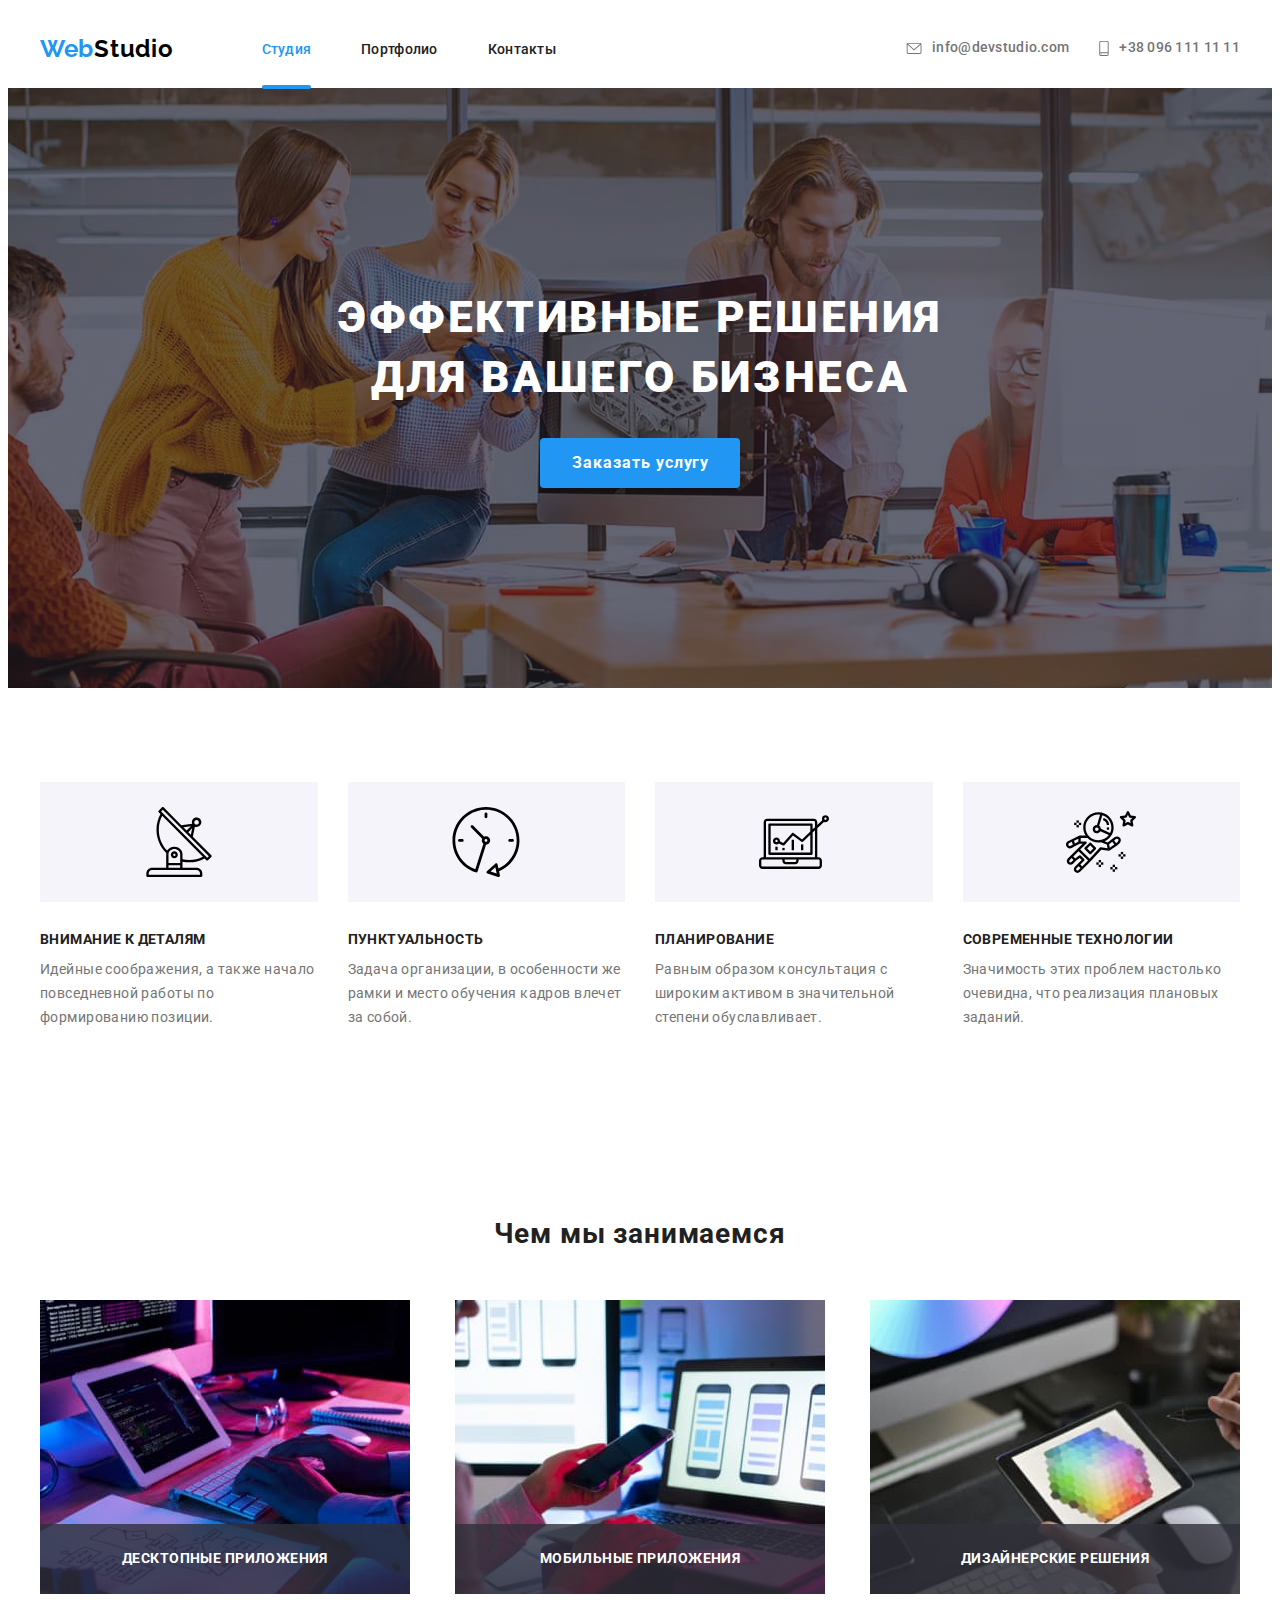
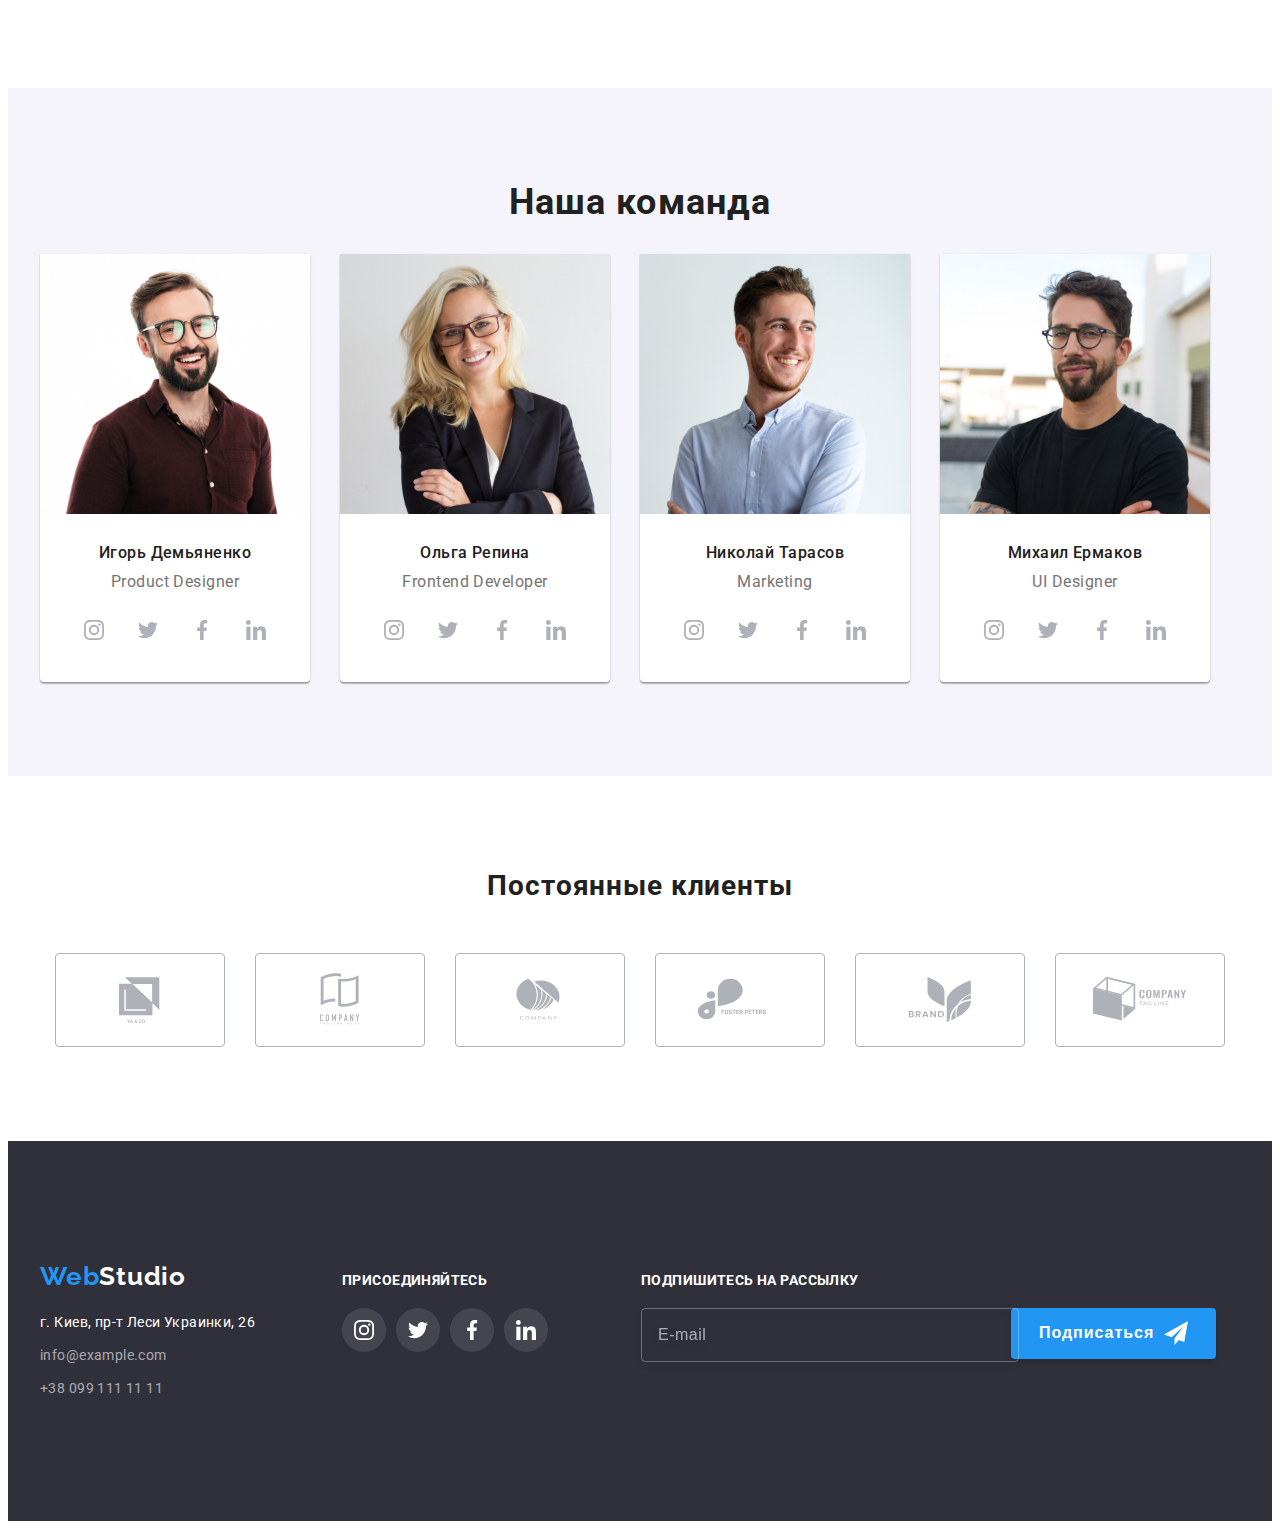
<file: index.html>
<!DOCTYPE html>
<html lang="en">
  <head>
    <meta charset="UTF-8" />
    <meta http-equiv="X-UA-Compatible" content="IE=edge" />
    <meta name="viewport" content="width=device-width, initial-scale=1.0" />
    <title>WebStudio</title>
    <link
      rel="stylesheet"
      href="https://cdnjs.cloudflare.com/ajax/libs/modern-normalize/1.1.0/modern-normalize.min.css"
      integrity="sha512-wpPYUAdjBVSE4KJnH1VR1HeZfpl1ub8YT/NKx4PuQ5NmX2tKuGu6U/JRp5y+Y8XG2tV+wKQpNHVUX03MfMFn9Q=="
      crossorigin="anonymous"
      referrerpolicy="no-referrer"
    />
    <link rel="preconnect" href="https://fonts.googleapis.com" />
    <link rel="preconnect" href="https://fonts.gstatic.com" crossorigin />
    <link rel="stylesheet" href="./css/main.css" />
    <link
      href="https://fonts.googleapis.com/css2?family=Raleway:wght@700&family=Roboto:wght@400;500;700;900&display=swap"
      rel="stylesheet"
    />
  </head>
  <body>
    <header class="header">
      <div class="container">
        <div class="logo">
          <a href="./index.html" class="link header__logo-link">
            <span class="header__logo">
              Web<span class="header__logo-studio">Studio</span>
            </span>
          </a>
        </div>
        <nav class="nav">
          <ul class="nav-list list">
            <li class="nav-list__item">
              <a href="./index.html" class="nav-list__link link active"
                >Студия</a
              >
            </li>
            <li class="nav-list__item">
              <a href="./portfolio.html" class="nav-list__link link"
                >Портфолио</a
              >
            </li>
            <li class="nav-list__item">
              <a href="" class="nav-list__link link">Контакты</a>
            </li>
          </ul>
        </nav>
        <ul class="contact list">
          <li class="contact__item">
            <a href="mailto:info@devstudio.com" class="contact__link link">
              <svg class="contact__icon" width="16px" height="12px">
                <use
                  href="./images/icons.svg/symbol-defs2.svg#icon-envelope-hover"
                ></use></svg
              >info@devstudio.com
            </a>
          </li>
          <li class="contact__item">
            <a href="tel:+380961111111" class="contact__link link">
              <svg class="contact__icon" width="10px" height="16px">
                <use
                  href="./images/icons.svg/symbol-defs2.svg#icon-smartphone"
                ></use></svg
              >+38 096 111 11 11
            </a>
          </li>
        </ul>
        <button type="button" class="menu-btn button">
          <svg class="menu-btn__icon" width="40px" height="40px">
            <use
              href="./images/icons.svg/symbol-defs.svg#icon-menu_button"
            ></use>
          </svg>
        </button>
      </div>
      <div class="mob-menu is-hidden">
        <div class="container">
          <div class="mob-menu-top">
            <button type="button" class="mob-menu__button-close button">
              <svg class="mob-menu__icon-close" width="40px" height="40px">
                <use
                  href="./images/icons.svg/symbol-defs.svg#icon-close-mob-menu"
                ></use>
              </svg>
            </button>
            <ul class="mob-menu-list list">
              <li class="mob-menu-list__item">
                <a href="./index.html" class="mob-menu-list__link link active"
                  >Студия</a
                >
              </li>
              <li class="mob-menu-list__item">
                <a href="./portfolio.html" class="mob-menu-list__link link"
                  >Портфолио</a
                >
              </li>
              <li class="mob-menu-list__item">
                <a href="" class="mob-menu-list__link link">Контакты</a>
              </li>
            </ul>
          </div>
          <div class="mob-menu-bottom">
            <ul class="mob-menu-contact list">
              <li class="mob-menu-contact__item">
                <a
                  href="tel:+380961111111"
                  class="mob-menu-contact__link-tel link"
                  >+38 096 111 11 11
                </a>
              </li>
              <li class="mob-menu-contact__item">
                <a
                  href="mailto:info@devstudio.com"
                  class="mob-menu-contact__link link"
                  >info@devstudio.com
                </a>
              </li>
            </ul>
            <ul class="mob-menu-soc list">
              <li class="mob-menu-soc__item">
                <a href="" class="mob-menu-soc__link link">Instagram</a>
              </li>
              <li class="mob-menu-soc__item">
                <a href="" class="mob-menu-soc__link link">Twitter</a>
              </li>
              <li class="mob-menu-soc__item">
                <a href="" class="mob-menu-soc__link link">Facebook</a>
              </li>
              <li class="mob-menu-soc__item">
                <a href="" class="mob-menu-soc__link link">LinkedIn</a>
              </li>
            </ul>
          </div>
        </div>
      </div>
    </header>
    <main>
      <!-- section 1 -->
      <section class="hero section">
        <div class="container">
          <div class="hero__content">
            <h1 class="hero__title">
              Эффективные решения<br />
              для вашего бизнеса
            </h1>
            <button type="button" class="hero__btn" data-modal-open>
              Заказать услугу
            </button>
          </div>
        </div>
      </section>
      <!-- section 2 -->
      <section class="about section">
        <div class="container">
          <ul class="about-list list">
            <li class="about-list__item">
              <div class="about-list__icons">
                <svg class="about-list__icon" width="70px" height="70px">
                  <use
                    href="./images/icons.svg/symbol-defs1.svg#icon-antenna-1"
                  ></use>
                </svg>
              </div>
              <h3 class="about-list__title">Внимание к деталям</h3>
              <p class="about-list__after-title">
                Идейные соображения, а также начало повседневной работы по
                формированию позиции.
              </p>
            </li>
            <li class="about-list__item">
              <div class="about-list__icons">
                <svg class="about-list__icon" width="70px" height="70px">
                  <use
                    href="./images/icons.svg/symbol-defs1.svg#icon-clock-1"
                  ></use>
                </svg>
              </div>
              <h3 class="about-list__title">Пунктуальность</h3>
              <p class="about-list__after-title">
                Задача организации, в особенности же рамки и место обучения
                кадров влечет за собой.
              </p>
            </li>
            <li class="about-list__item">
              <div class="about-list__icons">
                <svg class="about-list__icon" width="70px" height="70px">
                  <use
                    href="./images/icons.svg/symbol-defs1.svg#icon-diagram-1"
                  ></use>
                </svg>
              </div>
              <h3 class="about-list__title">Планирование</h3>
              <p class="about-list__after-title">
                Равным образом консультация с широким активом в значительной
                степени обуславливает.
              </p>
            </li>
            <li class="about-list__item">
              <div class="about-list__icons">
                <svg class="about-list__icon" width="70px" height="70px">
                  <use
                    href="./images/icons.svg/symbol-defs1.svg#icon-astronaut-1"
                  ></use>
                </svg>
              </div>
              <h3 class="about-list__title">Современные технологии</h3>
              <p class="about-list__after-title">
                Значимость этих проблем настолько очевидна, что реализация
                плановых заданий.
              </p>
            </li>
          </ul>
        </div>
      </section>
      <!-- section 3 -->
      <section class="work section">
        <div class="container">
          <h2 class="work__title">Чем мы занимаемся</h2>
          <ul class="work-list list">
            <li class="work-list__item">
              <img
                srcset="
                  ./images/section3-img01.jpg    1x,
                  ./images/section3-img01-2x.jpg 2x
                "
                src="./images/section3-img01.jpg"
                alt="человек печатает на клавиатуре"
                width="370"
                height="294"
              />
              <h3 class="work-list__cover-text">Десктопные приложения</h3>
            </li>
            <li class="work-list__item">
              <img
                srcset="
                  ./images/section3-img2.jpg    1x,
                  ./images/section3-img2-2x.jpg 2x
                "
                src="./images/section3-img2.jpg"
                alt="телефон в руках перед ноутбуком"
                width="370"
                height="294"
              />
              <h3 class="work-list__cover-text">Мобильные приложения</h3>
            </li>
            <li class="work-list__item">
              <img
                srcset="
                  ./images/section3-img3.jpg    1x,
                  ./images/section3-img3-2x.jpg 2x
                "
                src="./images/section3-img3.jpg"
                alt="планшет в руках"
                width="370"
                height="294"
              />
              <h3 class="work-list__cover-text">Дизайнерские решения</h3>
            </li>
          </ul>
        </div>
      </section>
      <!-- section 4 -->
      <section class="team section">
        <div class="container">
          <div class="team-content">
            <h2 class="team__title">Наша команда</h2>
            <ul class="team-list list">
              <li class="team-list__item">
                <picture>
                  <source
                    srcset="
                      ./images/comand-img1.jpg    1x,
                      ./images/comand-img1-2x.jpg 2x
                    "
                    media="(min-width: 1200px)"
                  />
                  <source
                    srcset="
                      ./images/comand-img1-tab.jpg    1x,
                      ./images/comand-img1-tab-2x.jpg 2x
                    "
                    media="(min-width: 768px)"
                  />
                  <source
                    srcset="
                      ./images/comand-img1-mob.jpg    1x,
                      ./images/comand-img1-mob-2x.jpg 2x
                    "
                    media="(min-width: 320px)"
                  />
                  <img
                    class="team-list__image"
                    src="./images/comand-img1.jpg"
                    alt="Игорь Демьяненко"
                  />
                </picture>
                <span class="team-list__after-title">Игорь Демьяненко</span>
                <p class="team-list__text">Product Designer</p>
                <ul class="soc-list list">
                  <li class="soc-list__item">
                    <a href="" class="soc-list__link link">
                      <svg class="soc-list__icon" width="20" height="20">
                        <use
                          href="./images/icons.svg/symbol-defs.svg#icon-instagram-2"
                        ></use>
                      </svg>
                    </a>
                  </li>
                  <li class="soc-list__item">
                    <a href="" class="soc-list__link link">
                      <svg class="soc-list__icon" width="20" height="20">
                        <use
                          href="./images/icons.svg/symbol-defs.svg#icon-twitter-1"
                        ></use>
                      </svg>
                    </a>
                  </li>
                  <li class="soc-list__item">
                    <a href="" class="soc-list__link link">
                      <svg class="soc-list__icon" width="20" height="20">
                        <use
                          href="./images/icons.svg/symbol-defs.svg#icon-facebook-1"
                        ></use>
                      </svg>
                    </a>
                  </li>
                  <li class="soc-list__item">
                    <a href="" class="soc-list__link link">
                      <svg class="soc-list__icon" width="20" height="20">
                        <use
                          href="./images/icons.svg/symbol-defs.svg#icon-linkedin-1"
                        ></use>
                      </svg>
                    </a>
                  </li>
                </ul>
              </li>
              <li class="team-list__item">
                <picture>
                  <source
                    srcset="
                      ./images/comand-img2.jpg    1x,
                      ./images/comand-img2-2x.jpg 2x
                    "
                    media="(min-width: 1200px)"
                  />
                  <source
                    srcset="
                      ./images/comand-img2-tab.jpg    1x,
                      ./images/comand-img2-tab-2x.jpg 2x
                    "
                    media="(min-width: 768px)"
                  />
                  <source
                    srcset="
                      ./images/comand-img2-mob.jpg    1x,
                      ./images/comand-img2-mob-2x.jpg 2x
                    "
                    media="(min-width: 320px)"
                  />
                  <img
                    class="team-list__image"
                    src="./images/comand-img2.jpg"
                    alt="Ольга Репина"
                  />
                </picture>
                <span class="team-list__after-title">Ольга Репина</span>
                <p class="team-list__text">Frontend Developer</p>
                <ul class="soc-list list">
                  <li class="soc-list__item">
                    <a href="" class="soc-list__link link">
                      <svg class="soc-list__icon" width="20" height="20">
                        <use
                          href="./images/icons.svg/symbol-defs.svg#icon-instagram-2"
                        ></use>
                      </svg>
                    </a>
                  </li>
                  <li class="soc-list__item">
                    <a href="" class="soc-list__link link">
                      <svg class="soc-list__icon" width="20" height="20">
                        <use
                          href="./images/icons.svg/symbol-defs.svg#icon-twitter-1"
                        ></use>
                      </svg>
                    </a>
                  </li>
                  <li class="soc-list__item">
                    <a href="" class="soc-list__link link">
                      <svg class="soc-list__icon" width="20" height="20">
                        <use
                          href="./images/icons.svg/symbol-defs.svg#icon-facebook-1"
                        ></use>
                      </svg>
                    </a>
                  </li>
                  <li class="soc-list__item">
                    <a href="" class="soc-list__link link">
                      <svg class="soc-list__icon" width="20" height="20">
                        <use
                          href="./images/icons.svg/symbol-defs.svg#icon-linkedin-1"
                        ></use>
                      </svg>
                    </a>
                  </li>
                </ul>
              </li>
              <li class="team-list__item">
                <picture>
                  <source
                    srcset="
                      ./images/comand-img3.jpg    1x,
                      ./images/comand-img3-2x.jpg 2x
                    "
                    media="(min-width: 1200px)"
                  />
                  <source
                    srcset="
                      ./images/comand-img3-tab.jpg    1x,
                      ./images/comand-img3-tab-2x.jpg 2x
                    "
                    media="(min-width: 768px)"
                  />
                  <source
                    srcset="
                      ./images/comand-img3-mob.jpg    1x,
                      ./images/comand-img3-mob-2x.jpg 2x
                    "
                    media="(min-width: 320px)"
                  />
                  <img
                    class="team-list__image"
                    src="./images/comand-img3.jpg"
                    alt="Николай Тарасов"
                  />
                </picture>
                <span class="team-list__after-title">Николай Тарасов</span>
                <p class="team-list__text">Marketing</p>
                <ul class="soc-list list">
                  <li class="soc-list__item">
                    <a href="" class="soc-list__link link">
                      <svg class="soc-list__icon" width="20" height="20">
                        <use
                          href="./images/icons.svg/symbol-defs.svg#icon-instagram-2"
                        ></use>
                      </svg>
                    </a>
                  </li>
                  <li class="soc-list__item">
                    <a href="" class="soc-list__link link">
                      <svg class="soc-list__icon" width="20" height="20">
                        <use
                          href="./images/icons.svg/symbol-defs.svg#icon-twitter-1"
                        ></use>
                      </svg>
                    </a>
                  </li>
                  <li class="soc-list__item">
                    <a href="" class="soc-list__link link">
                      <svg class="soc-list__icon" width="20" height="20">
                        <use
                          href="./images/icons.svg/symbol-defs.svg#icon-facebook-1"
                        ></use>
                      </svg>
                    </a>
                  </li>
                  <li class="soc-list__item">
                    <a href="" class="soc-list__link link">
                      <svg class="soc-list__icon" width="20" height="20">
                        <use
                          href="./images/icons.svg/symbol-defs.svg#icon-linkedin-1"
                        ></use>
                      </svg>
                    </a>
                  </li>
                </ul>
              </li>
              <li class="team-list__item">
                <picture>
                  <source
                    srcset="
                      ./images/comand-img4.jpg    1x,
                      ./images/comand-img4-2x.jpg 2x
                    "
                    media="(min-width: 1200px)"
                  />
                  <source
                    srcset="
                      ./images/comand-img4-tab.jpg    1x,
                      ./images/comand-img4-tab-2x.jpg 2x
                    "
                    media="(min-width: 768px)"
                  />
                  <source
                    srcset="
                      ./images/comand-img4-mob.jpg    1x,
                      ./images/comand-img4-mob-2x.jpg 2x
                    "
                    media="(min-width: 320px)"
                  />
                  <img
                    class="team-list__image"
                    src="./images/comand-img4.jpg"
                    alt="Михаил Ермаков"
                  />
                </picture>
                <span class="team-list__after-title">Михаил Ермаков</span>
                <p class="team-list__text">UI Designer</p>
                <ul class="soc-list list">
                  <li class="soc-list__item">
                    <a href="" class="soc-list__link link">
                      <svg class="soc-list__icon" width="20" height="20">
                        <use
                          href="./images/icons.svg/symbol-defs.svg#icon-instagram-2"
                        ></use>
                      </svg>
                    </a>
                  </li>
                  <li class="soc-list__item">
                    <a href="" class="soc-list__link link">
                      <svg class="soc-list__icon" width="20" height="20">
                        <use
                          href="./images/icons.svg/symbol-defs.svg#icon-twitter-1"
                        ></use>
                      </svg>
                    </a>
                  </li>
                  <li class="soc-list__item">
                    <a href="" class="soc-list__link link">
                      <svg class="soc-list__icon" width="20" height="20">
                        <use
                          href="./images/icons.svg/symbol-defs.svg#icon-facebook-1"
                        ></use>
                      </svg>
                    </a>
                  </li>
                  <li class="soc-list__item">
                    <a href="" class="soc-list__link link">
                      <svg class="soc-list__icon" width="20" height="20">
                        <use
                          href="./images/icons.svg/symbol-defs.svg#icon-linkedin-1"
                        ></use>
                      </svg>
                    </a>
                  </li>
                </ul>
              </li>
            </ul>
          </div>
        </div>
      </section>
      <!-- -----Section 5----- -->
      <section class="clients section">
        <div class="container">
          <h2 class="clients__title">Постоянные клиенты</h2>
          <ul class="clients-list list">
            <li class="clients-list__item">
              <a href="" class="clients-list__link link">
                <svg class="clients-list__icon" width="106" height="60">
                  <use
                    href="./images/icons.svg/symbol-defs2.svg#icon-Logo"
                  ></use>
                </svg>
              </a>
            </li>
            <li class="clients-list__item">
              <a href="" class="clients-list__link">
                <svg class="clients-list__icon" width="106" height="60">
                  <use
                    href="./images/icons.svg/symbol-defs2.svg#icon-Logo1"
                  ></use>
                </svg>
              </a>
            </li>
            <li class="clients-list__item">
              <a href="" class="clients-list__link">
                <svg class="clients-list__icon" width="106" height="60">
                  <use
                    href="./images/icons.svg/symbol-defs2.svg#icon-Logo2"
                  ></use>
                </svg>
              </a>
            </li>
            <li class="clients-list__item">
              <a href="" class="clients-list__link">
                <svg class="clients-list__icon" width="106" height="60">
                  <use
                    href="./images/icons.svg/symbol-defs2.svg#icon-Logo3"
                  ></use>
                </svg>
              </a>
            </li>
            <li class="clients-list__item">
              <a href="" class="clients-list__link">
                <svg class="clients-list__icon" width="106" height="60">
                  <use
                    href="./images/icons.svg/symbol-defs2.svg#icon-Logo4"
                  ></use>
                </svg>
              </a>
            </li>
            <li class="clients-list__item">
              <a href="" class="clients-list__link">
                <svg class="clients-list__icon" width="106" height="60">
                  <use
                    href="./images/icons.svg/symbol-defs2.svg#icon-Logo5"
                  ></use>
                </svg>
              </a>
            </li>
          </ul>
        </div>
      </section>
    </main>
    <footer class="footer">
      <div class="container">
        <div class="footer-content">
          <div class="footer-wrap">
            <div class="contacts-block">
              <div class="footer-logo">
                <a href="./index.html" class="logo-link link">
                  <span class="logo-link__text">
                    Web<span class="logo-link__studio">Studio</span>
                  </span>
                </a>
              </div>
              <address class="address">
                <ul class="address-list list">
                  <li class="address-list__item">
                    <a
                      class="address-list__link link"
                      href="https://goo.gl/maps/1SCj835wtnktaxQW8"
                      target="_blank"
                      rel="noopener noreferrer "
                    >
                      г. Киев, пр-т Леси Украинки, 26</a
                    >
                  </li>
                  <li class="address-list__item">
                    <a
                      class="address-list__contacts link"
                      href="mailto:info@example.com"
                      >info@example.com</a
                    >
                  </li>
                  <li class="address-list__item">
                    <a
                      class="address-list__contacts link"
                      href="tel:+380991111111"
                      >+38 099 111 11 11</a
                    >
                  </li>
                </ul>
              </address>
            </div>
            <div class="soc-icons">
              <h3 class="soc-icons__title">Присоединяйтесь</h3>
              <ul class="icons-list list">
                <li class="icons-list__item">
                  <a href="" class="icons-list__link link">
                    <svg class="icons-list__svg" width="20px" height="20px">
                      <use
                        href="./images/icons.svg/symbol-defs.svg#icon-instagram-2"
                      ></use>
                    </svg>
                  </a>
                </li>
                <li class="icons-list__item">
                  <a href="" class="icons-list__link link">
                    <svg class="icons-list__svg" width="20px" height="20px">
                      <use
                        href="./images/icons.svg/symbol-defs.svg#icon-twitter-1"
                      ></use>
                    </svg>
                  </a>
                </li>
                <li class="icons-list__item">
                  <a href="" class="icons-list__link link">
                    <svg class="icons-list__svg" width="20px" height="20px">
                      <use
                        href="./images/icons.svg/symbol-defs.svg#icon-facebook-1"
                      ></use>
                    </svg>
                  </a>
                </li>
                <li class="icons-list__item">
                  <a href="" class="icons-list__link link">
                    <svg class="icons-list__svg" width="20px" height="20px">
                      <use
                        href="./images/icons.svg/symbol-defs.svg#icon-linkedin-1"
                      ></use>
                    </svg>
                  </a>
                </li>
              </ul>
            </div>
          </div>
          <div class="subscribe subscribe_margin">
            <h3 class="subscribe__title">Подпишитесь на рассылку</h3>
            <form class="subscribe__form">
              <div class="subscribe__input">
                <input
                  type="text"
                  name="email"
                  class="subscribe__email"
                  placeholder="E-mail"
                />
              </div>
              <div class="button">
                <button type="submit" class="button__subscribe">
                  <span class="button__text">Подписаться</span>
                  <svg class="button__icon" width="24px" height="24px">
                    <use
                      href="./images/icons.svg/symbol-defs.svg#icon-icon-send"
                    ></use>
                  </svg>
                </button>
              </div>
            </form>
          </div>
        </div>
      </div>
    </footer>
    <div class="backdrop is-hidden" data-modal>
      <div class="modal">
        <div class="modal__button">
          <button type="button" class="modal__button-close" data-modal-close>
            <svg class="modal__icon-close" width="18px" height="18px">
              <use
                href="./images/icons.svg/symbol-defs2.svg#icon-close-black-18dp-2-1"
              ></use>
            </svg>
          </button>
        </div>
        <h3 class="modal__title">Оставьте свои данные, мы вам перезвоним</h3>
        <form class="modal-form">
          <label class="modal-form__label">Имя</label>
          <div class="modal-form__input-wrap">
            <input type="text" name="name" class="modal-form__input" /><svg
              class="modal-form__input-icon"
              width="18px"
              height="18px"
            >
              <use
                href="./images/icons.svg/symbol-defs.svg#icon-person-black-18dp-1"
              ></use>
            </svg>
          </div>
          <label class="modal-form__label">Телефон</label>
          <div class="modal-form__input-wrap">
            <input type="text" name="tel" class="modal-form__input" /><svg
              class="modal-form__input-icon"
              width="18px"
              height="18px"
            >
              <use
                href="./images/icons.svg/symbol-defs.svg#icon-phone-black-18dp-1"
              ></use>
            </svg>
          </div>
          <label class="modal-form__label">Почта</label>
          <div class="modal-form__input-wrap">
            <input type="text" name="email" class="modal-form__input" /><svg
              class="modal-form__input-icon"
              width="18px"
              height="18px"
            >
              <use
                href="./images/icons.svg/symbol-defs.svg#icon-email-black-18dp-1"
              ></use>
            </svg>
          </div>
          <label class="modal-form__label">Комментарий</label>
          <textarea
            name="coment"
            class="modal-form__textarea"
            placeholder="Введите текст"
          ></textarea>
          <div class="modal-form__checkbox">
            <input
              type="checkbox"
              id="checkbox"
              class="modal-form__checkbox-icon visually-hidden"
            />
            <label for="checkbox" class="modal-form__checkbox-label"
              >Соглашаюсь с рассылкой и принимаю
              <a href="" class="modal-form__checkbox-link">
                Условия договора</a
              ></label
            >
            <button type="submit" class="modal-form__checkbox-btn button">
              Отправить
            </button>
          </div>
        </form>
      </div>
    </div>
    <script src="./js/modal.js"></script>
    <script src="./js/menu.js"></script>
  </body>
</html>
</file>
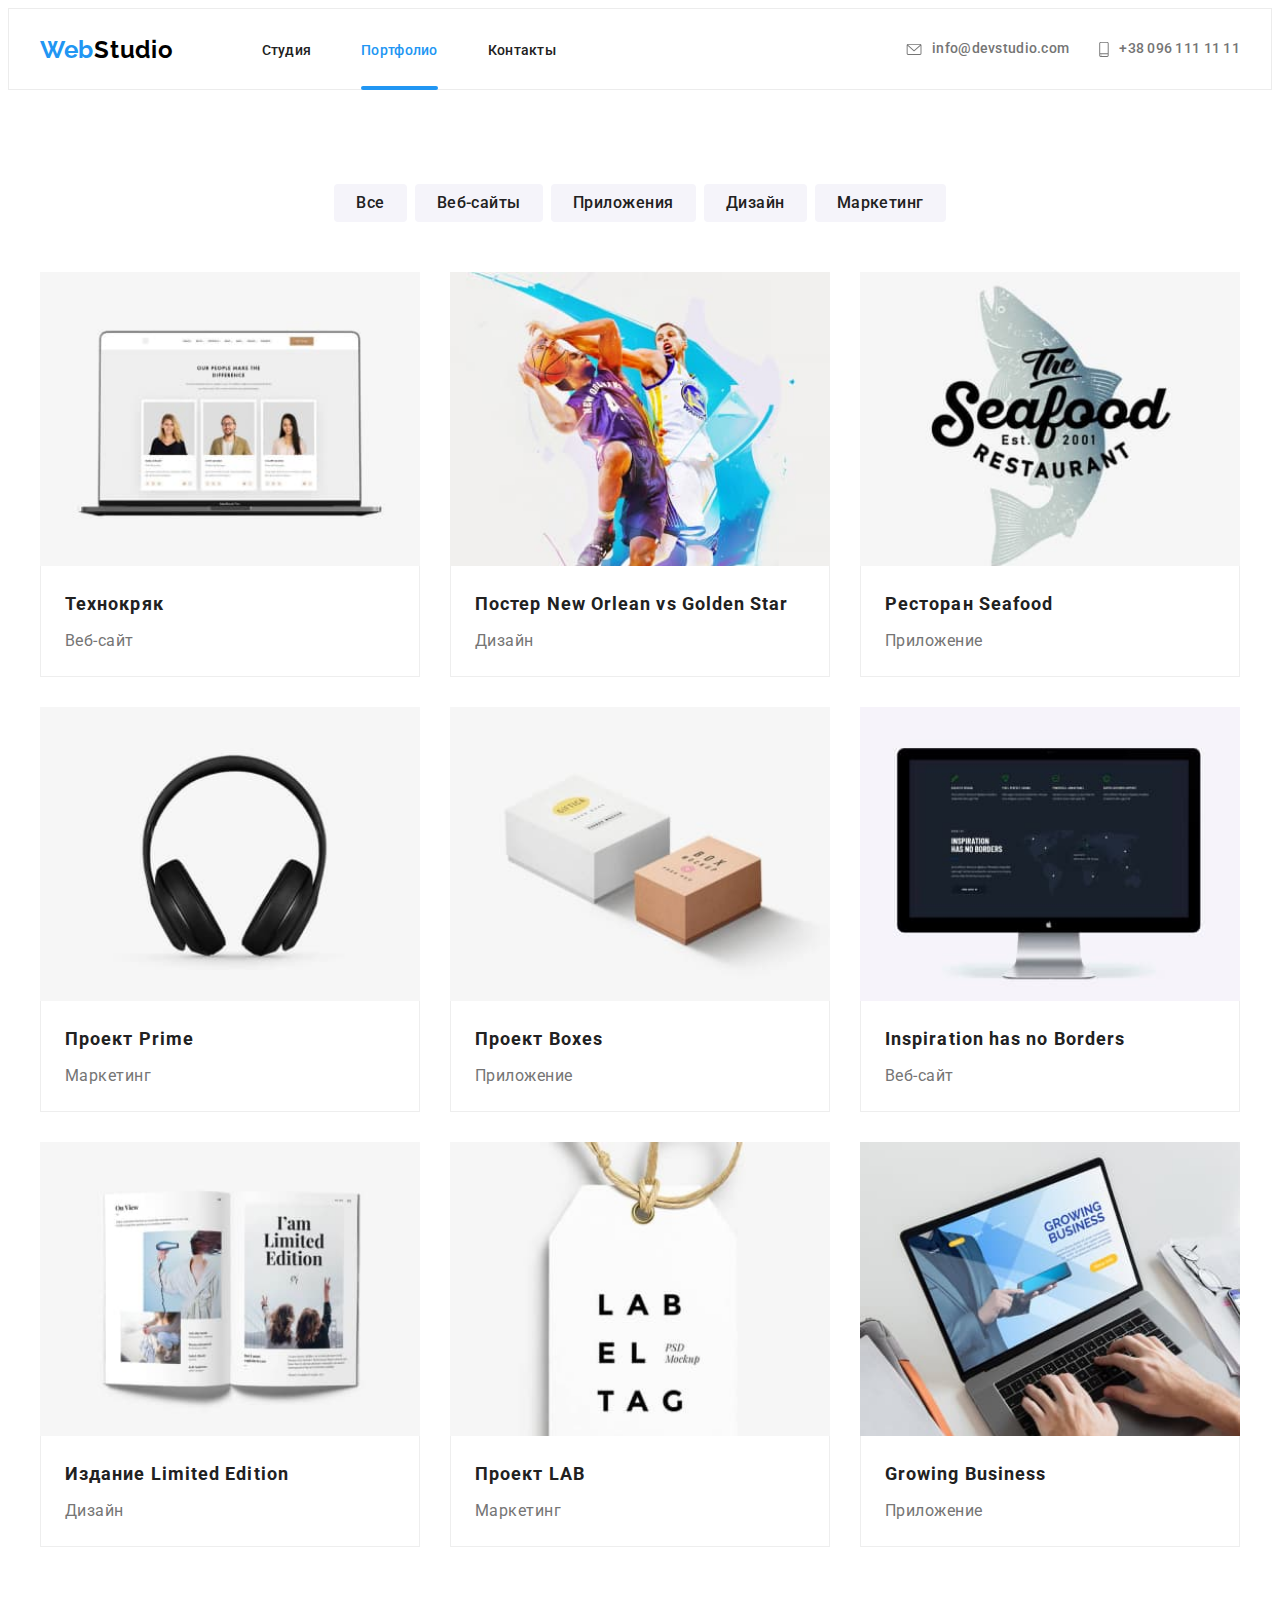
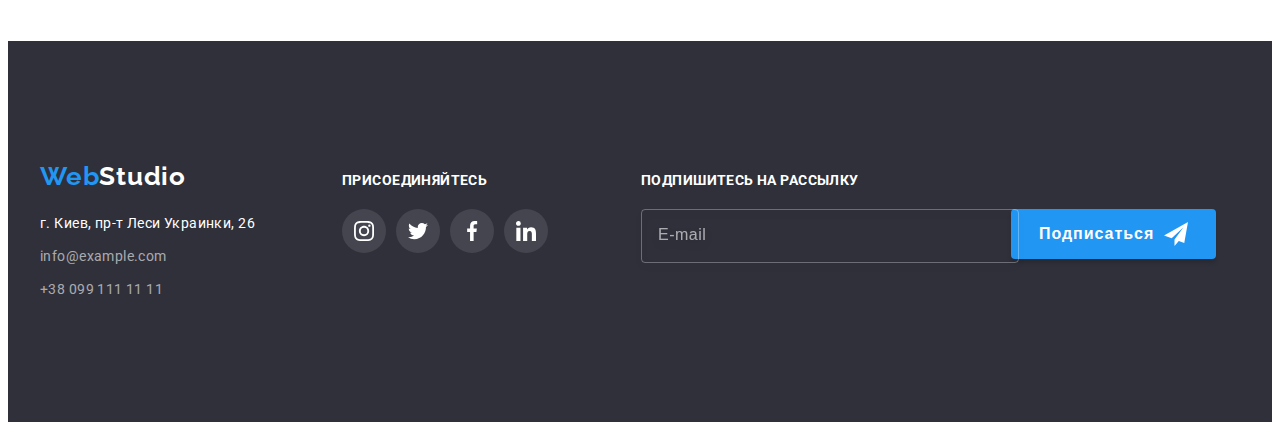
<file: portfolio.html>
<!DOCTYPE html>
<html lang="en">
  <head>
    <meta charset="UTF-8" />
    <meta http-equiv="X-UA-Compatible" content="IE=edge" />
    <meta name="viewport" content="width=device-width, initial-scale=1.0" />
    <title>WebStudio</title>
    <link
      rel="stylesheet"
      href="https://cdnjs.cloudflare.com/ajax/libs/modern-normalize/1.1.0/modern-normalize.min.css"
      integrity="sha512-wpPYUAdjBVSE4KJnH1VR1HeZfpl1ub8YT/NKx4PuQ5NmX2tKuGu6U/JRp5y+Y8XG2tV+wKQpNHVUX03MfMFn9Q=="
      crossorigin="anonymous"
      referrerpolicy="no-referrer"
    />
    <link rel="preconnect" href="https://fonts.googleapis.com" />
    <link rel="preconnect" href="https://fonts.gstatic.com" crossorigin />
    <link rel="stylesheet" href="./css/main.css" />
    <link
      href="https://fonts.googleapis.com/css2?family=Raleway:wght@700&family=Roboto:wght@400;500;700;900&display=swap"
      rel="stylesheet"
    />
  </head>
  <body>
    <header class="header header-border">
      <div class="container">
        <div class="logo">
          <a href="./index.html" class="link header__logo-link">
            <span class="header__logo">
              Web<span class="header__logo-studio">Studio</span>
            </span>
          </a>
        </div>
        <nav class="nav">
          <ul class="nav-list list">
            <li class="nav-list__item">
              <a href="./index.html" class="nav-list__link link">Студия</a>
            </li>
            <li class="nav-list__item">
              <a href="./portfolio.html" class="nav-list__link link active"
                >Портфолио</a
              >
            </li>
            <li class="nav-list__item">
              <a href="" class="nav-list__link link">Контакты</a>
            </li>
          </ul>
        </nav>
        <ul class="contact list">
          <li class="contact__item">
            <a href="mailto:info@devstudio.com" class="contact__link link">
              <svg class="contact__icon" width="16px" height="12px">
                <use
                  href="./images/icons.svg/symbol-defs2.svg#icon-envelope-hover"
                ></use></svg
              >info@devstudio.com
            </a>
          </li>
          <li class="contact__item">
            <a href="tel:+380961111111" class="contact__link link">
              <svg class="contact__icon" width="10px" height="16px">
                <use
                  href="./images/icons.svg/symbol-defs2.svg#icon-smartphone"
                ></use></svg
              >+38 096 111 11 11
            </a>
          </li>
        </ul>
        <button type="button" class="menu-btn button">
          <svg class="menu-btn__icon" width="40px" height="40px">
            <use
              href="./images/icons.svg/symbol-defs.svg#icon-menu_button"
            ></use>
          </svg>
        </button>
      </div>
      <div class="mob-menu is-hidden">
        <div class="container">
          <div class="mob-menu-top">
            <button type="button" class="mob-menu__button-close button">
              <svg class="mob-menu__icon-close" width="40px" height="40px">
                <use
                  href="./images/icons.svg/symbol-defs.svg#icon-close-mob-menu"
                ></use>
              </svg>
            </button>
            <ul class="mob-menu-list list">
              <li class="mob-menu-list__item">
                <a href="./index.html" class="mob-menu-list__link link"
                  >Студия</a
                >
              </li>
              <li class="mob-menu-list__item">
                <a
                  href="./portfolio.html"
                  class="mob-menu-list__link link active"
                  >Портфолио</a
                >
              </li>
              <li class="mob-menu-list__item">
                <a href="" class="mob-menu-list__link link">Контакты</a>
              </li>
            </ul>
          </div>
          <div class="mob-menu-bottom">
            <ul class="mob-menu-contact list">
              <li class="mob-menu-contact__item">
                <a
                  href="tel:+380961111111"
                  class="mob-menu-contact__link-tel link"
                  >+38 096 111 11 11
                </a>
              </li>
              <li class="mob-menu-contact__item">
                <a
                  href="mailto:info@devstudio.com"
                  class="mob-menu-contact__link link"
                  >info@devstudio.com
                </a>
              </li>
            </ul>
            <ul class="mob-menu-soc list">
              <li class="mob-menu-soc__item">
                <a href="" class="mob-menu-soc__link link">Instagram</a>
              </li>
              <li class="mob-menu-soc__item">
                <a href="" class="mob-menu-soc__link link">Twitter</a>
              </li>
              <li class="mob-menu-soc__item">
                <a href="" class="mob-menu-soc__link link">Facebook</a>
              </li>
              <li class="mob-menu-soc__item">
                <a href="" class="mob-menu-soc__link link">LinkedIn</a>
              </li>
            </ul>
          </div>
        </div>
      </div>
    </header>
    <main>
      <!-- section 1 -->
      <section class="menu section">
        <div class="container">
          <ul class="menu-list list">
            <li class="menu-item">
              <button class="menu-item-btn" type="button">
                <div class="menu-text">Все</div>
              </button>
            </li>
            <li class="menu-item">
              <button class="menu-item-btn" type="button">Веб-сайты</button>
            </li>
            <li class="menu-item">
              <button class="menu-item-btn" type="button">Приложения</button>
            </li>
            <li class="menu-item">
              <button class="menu-item-btn" type="button">Дизайн</button>
            </li>
            <li class="menu-item">
              <button class="menu-item-btn" type="button">Маркетинг</button>
            </li>
          </ul>
          <div class="works">
            <ul class="works-list list">
              <li class="works-item">
                <div class="works-cover-wrap">
                  <picture>
                    <source
                      srcset="
                        ./images/portfolio-work1.jpg    1x,
                        ./images/portfolio-work1-2x.jpg 2x
                      "
                      media="(min-width: 1200px)"
                    />
                    <source
                      srcset="
                        ./images/portfolio-work1-tab.jpg    1x,
                        ./images/portfolio-work1-tab-2x.jpg 2x
                      "
                      media="(min-width: 768px)"
                    />
                    <source
                      srcset="
                        ./images/portfolio-work1-mob.jpg    1x,
                        ./images/portfolio-work1-mob-2x.jpg 2x
                      "
                      media="(min-width: 320px)"
                    />
                    <img src="./images/portfolio-work1.jpg" alt="технокряк" />
                  </picture>
                  <p class="works-over-text">
                    Ресурс предлагает комплексные предложения с разным уровнем
                    функционала и сервисов. Все это позволит посетителю получить
                    исчерпывающие сведения о компании или частном лице.
                  </p>
                </div>
                <div class="works-text">
                  <h2 class="works-title">Технокряк</h2>
                  <p class="works-after-title">Веб-сайт</p>
                </div>
              </li>
              <li class="works-item">
                <div class="works-cover-wrap">
                  <picture>
                    <source
                      srcset="
                        ./images/portfolio-work2.jpg    1x,
                        ./images/portfolio-work2-2x.jpg 2x
                      "
                      media="(min-width: 1200px)"
                    />
                    <source
                      srcset="
                        ./images/portfolio-work2-tab.jpg    1x,
                        ./images/portfolio-work2-tab-2x.jpg 2x
                      "
                      media="(min-width: 768px)"
                    />
                    <source
                      srcset="
                        ./images/portfolio-work2-mob.jpg    1x,
                        ./images/portfolio-work2-mob-2x.jpg 2x
                      "
                      media="(min-width: 320px)"
                    />
                    <img src="./images/portfolio-work2.jpg" alt="постер" />
                  </picture>
                  <p class="works-over-text">
                    Ресурс предлагает комплексные предложения с разным уровнем
                    функционала и сервисов. Все это позволит посетителю получить
                    исчерпывающие сведения о компании или частном лице.
                  </p>
                </div>
                <div class="works-text">
                  <h2 class="works-title">Постер New Orlean vs Golden Star</h2>
                  <p class="works-after-title">Дизайн</p>
                </div>
              </li>
              <li class="works-item">
                <div class="works-cover-wrap">
                  <picture>
                    <source
                      srcset="
                        ./images/portfolio-work3.jpg    1x,
                        ./images/portfolio-work3-2x.jpg 2x
                      "
                      media="(min-width: 1200px)"
                    />
                    <source
                      srcset="
                        ./images/portfolio-work3-tab.jpg    1x,
                        ./images/portfolio-work3-tab-2x.jpg 2x
                      "
                      media="(min-width: 768px)"
                    />
                    <source
                      srcset="
                        ./images/portfolio-work3-mob.jpg    1x,
                        ./images/portfolio-work3-mob-2x.jpg 2x
                      "
                      media="(min-width: 320px)"
                    />
                    <img src="./images/portfolio-work3.jpg" alt="ресторан" />
                  </picture>
                  <p class="works-over-text">
                    Ресурс предлагает комплексные предложения с разным уровнем
                    функционала и сервисов. Все это позволит посетителю получить
                    исчерпывающие сведения о компании или частном лице.
                  </p>
                </div>
                <div class="works-text">
                  <h2 class="works-title">Ресторан Seafood</h2>
                  <p class="works-after-title">Приложение</p>
                </div>
              </li>
              <li class="works-item">
                <div class="works-cover-wrap">
                  <picture>
                    <source
                      srcset="
                        ./images/portfolio-work4.jpg    1x,
                        ./images/portfolio-work4-2x.jpg 2x
                      "
                      media="(min-width: 1200px)"
                    />
                    <source
                      srcset="
                        ./images/portfolio-work4-tab.jpg    1x,
                        ./images/portfolio-work4-tab-2x.jpg 2x
                      "
                      media="(min-width: 768px)"
                    />
                    <source
                      srcset="
                        ./images/portfolio-work4-mob.jpg    1x,
                        ./images/portfolio-work4-mob-2x.jpg 2x
                      "
                      media="(min-width: 320px)"
                    />
                    <img
                      src="./images/portfolio-work4.jpg"
                      alt="проект prime"
                    />
                  </picture>
                  <p class="works-over-text">
                    Ресурс предлагает комплексные предложения с разным уровнем
                    функционала и сервисов. Все это позволит посетителю получить
                    исчерпывающие сведения о компании или частном лице.
                  </p>
                </div>
                <div class="works-text">
                  <h2 class="works-title">Проект Prime</h2>
                  <p class="works-after-title">Маркетинг</p>
                </div>
              </li>
              <li class="works-item">
                <div class="works-cover-wrap">
                  <picture>
                    <source
                      srcset="
                        ./images/portfolio-work5.jpg    1x,
                        ./images/portfolio-work5-2x.jpg 2x
                      "
                      media="(min-width: 1200px)"
                    />
                    <source
                      srcset="
                        ./images/portfolio-work5-tab.jpg    1x,
                        ./images/portfolio-work5-tab-2x.jpg 2x
                      "
                      media="(min-width: 768px)"
                    />
                    <source
                      srcset="
                        ./images/portfolio-work5-mob.jpg    1x,
                        ./images/portfolio-work5-mob-2x.jpg 2x
                      "
                      media="(min-width: 320px)"
                    />
                    <img
                      src="./images/portfolio-work5.jpg"
                      alt="проект boxes"
                    />
                  </picture>
                  <p class="works-over-text">
                    Ресурс предлагает комплексные предложения с разным уровнем
                    функционала и сервисов. Все это позволит посетителю получить
                    исчерпывающие сведения о компании или частном лице.
                  </p>
                </div>
                <div class="works-text">
                  <h2 class="works-title">Проект Boxes</h2>
                  <p class="works-after-title">Приложение</p>
                </div>
              </li>
              <li class="works-item">
                <div class="works-cover-wrap">
                  <picture>
                    <source
                      srcset="
                        ./images/portfolio-work6.jpg    1x,
                        ./images/portfolio-work6-2x.jpg 2x
                      "
                      media="(min-width: 1200px)"
                    />
                    <source
                      srcset="
                        ./images/portfolio-work6-tab.jpg    1x,
                        ./images/portfolio-work6-tab-2x.jpg 2x
                      "
                      media="(min-width: 768px)"
                    />
                    <source
                      srcset="
                        ./images/portfolio-work6-mob.jpg    1x,
                        ./images/portfolio-work6-mob-2x.jpg 2x
                      "
                      media="(min-width: 320px)"
                    />
                    <img
                      src="./images/portfolio-work6.jpg"
                      alt="вебсайт inspiration"
                    />
                  </picture>
                  <p class="works-over-text">
                    Ресурс предлагает комплексные предложения с разным уровнем
                    функционала и сервисов. Все это позволит посетителю получить
                    исчерпывающие сведения о компании или частном лице.
                  </p>
                </div>
                <div class="works-text">
                  <h2 class="works-title">Inspiration has no Borders</h2>
                  <p class="works-after-title">Веб-сайт</p>
                </div>
              </li>
              <li class="works-item">
                <div class="works-cover-wrap">
                  <picture>
                    <source
                      srcset="
                        ./images/portfolio-work7.jpg    1x,
                        ./images/portfolio-work7-2x.jpg 2x
                      "
                      media="(min-width: 1200px)"
                    />
                    <source
                      srcset="
                        ./images/portfolio-work7-tab.jpg    1x,
                        ./images/portfolio-work7-tab-2x.jpg 2x
                      "
                      media="(min-width: 768px)"
                    />
                    <source
                      srcset="
                        ./images/portfolio-work7-mob.jpg    1x,
                        ./images/portfolio-work7-mob-2x.jpg 2x
                      "
                      media="(min-width: 320px)"
                    />
                    <img src="./images/portfolio-work7.jpg" alt="издание" />
                  </picture>
                  <p class="works-over-text">
                    Ресурс предлагает комплексные предложения с разным уровнем
                    функционала и сервисов. Все это позволит посетителю получить
                    исчерпывающие сведения о компании или частном лице.
                  </p>
                </div>
                <div class="works-text">
                  <h2 class="works-title">Издание Limited Edition</h2>
                  <p class="works-after-title">Дизайн</p>
                </div>
              </li>
              <li class="works-item">
                <div class="works-cover-wrap">
                  <picture>
                    <source
                      srcset="
                        ./images/portfolio-work8.jpg    1x,
                        ./images/portfolio-work8-2x.jpg 2x
                      "
                      media="(min-width: 1200px)"
                    />
                    <source
                      srcset="
                        ./images/portfolio-work8-tab.jpg    1x,
                        ./images/portfolio-work8-tab-2x.jpg 2x
                      "
                      media="(min-width: 768px)"
                    />
                    <source
                      srcset="
                        ./images/portfolio-work8-mob.jpg    1x,
                        ./images/portfolio-work8-mob-2x.jpg 2x
                      "
                      media="(min-width: 320px)"
                    />
                    <img src="./images/portfolio-work8.jpg" alt="проект lab" />
                  </picture>
                  <p class="works-over-text">
                    Ресурс предлагает комплексные предложения с разным уровнем
                    функционала и сервисов. Все это позволит посетителю получить
                    исчерпывающие сведения о компании или частном лице.
                  </p>
                </div>
                <div class="works-text">
                  <h2 class="works-title">Проект LAB</h2>
                  <p class="works-after-title">Маркетинг</p>
                </div>
              </li>
              <li class="works-item">
                <div class="works-cover-wrap">
                  <picture>
                    <source
                      srcset="
                        ./images/portfolio-work9.jpg    1x,
                        ./images/portfolio-work9-2x.jpg 2x
                      "
                      media="(min-width: 1200px)"
                    />
                    <source
                      srcset="
                        ./images/portfolio-work9-tab.jpg    1x,
                        ./images/portfolio-work9-tab-2x.jpg 2x
                      "
                      media="(min-width: 768px)"
                    />
                    <source
                      srcset="
                        ./images/portfolio-work9-mob.jpg    1x,
                        ./images/portfolio-work9-mob-2x.jpg 2x
                      "
                      media="(min-width: 320px)"
                    />
                    <img
                      src="./images/portfolio-work9.jpg"
                      alt="приложение growing"
                    />
                  </picture>
                  <p class="works-over-text">
                    Ресурс предлагает комплексные предложения с разным уровнем
                    функционала и сервисов. Все это позволит посетителю получить
                    исчерпывающие сведения о компании или частном лице.
                  </p>
                </div>
                <div class="works-text">
                  <h2 class="works-title">Growing Business</h2>
                  <p class="works-after-title">Приложение</p>
                </div>
              </li>
            </ul>
          </div>
        </div>
      </section>
    </main>
    <footer class="footer">
      <div class="container">
        <div class="footer-content">
          <div class="footer-wrap">
            <div class="contacts-block">
              <div class="footer-logo">
                <a href="./index.html" class="logo-link link">
                  <span class="logo-link__text">
                    Web<span class="logo-link__studio">Studio</span>
                  </span>
                </a>
              </div>
              <address class="address">
                <ul class="address-list list">
                  <li class="address-list__item">
                    <a
                      class="address-list__link link"
                      href="https://goo.gl/maps/1SCj835wtnktaxQW8"
                      target="_blank"
                      rel="noopener noreferrer "
                    >
                      г. Киев, пр-т Леси Украинки, 26</a
                    >
                  </li>
                  <li class="address-list__item">
                    <a
                      class="address-list__contacts link"
                      href="mailto:info@example.com"
                      >info@example.com</a
                    >
                  </li>
                  <li class="address-list__item">
                    <a
                      class="address-list__contacts link"
                      href="tel:+380991111111"
                      >+38 099 111 11 11</a
                    >
                  </li>
                </ul>
              </address>
            </div>
            <div class="soc-icons">
              <h3 class="soc-icons__title">Присоединяйтесь</h3>
              <ul class="icons-list list">
                <li class="icons-list__item">
                  <a href="" class="icons-list__link link">
                    <svg class="icons-list__svg" width="20px" height="20px">
                      <use
                        href="./images/icons.svg/symbol-defs.svg#icon-instagram-2"
                      ></use>
                    </svg>
                  </a>
                </li>
                <li class="icons-list__item">
                  <a href="" class="icons-list__link link">
                    <svg class="icons-list__svg" width="20px" height="20px">
                      <use
                        href="./images/icons.svg/symbol-defs.svg#icon-twitter-1"
                      ></use>
                    </svg>
                  </a>
                </li>
                <li class="icons-list__item">
                  <a href="" class="icons-list__link link">
                    <svg class="icons-list__svg" width="20px" height="20px">
                      <use
                        href="./images/icons.svg/symbol-defs.svg#icon-facebook-1"
                      ></use>
                    </svg>
                  </a>
                </li>
                <li class="icons-list__item">
                  <a href="" class="icons-list__link link">
                    <svg class="icons-list__svg" width="20px" height="20px">
                      <use
                        href="./images/icons.svg/symbol-defs.svg#icon-linkedin-1"
                      ></use>
                    </svg>
                  </a>
                </li>
              </ul>
            </div>
          </div>
          <div class="subscribe subscribe_margin">
            <h3 class="subscribe__title">Подпишитесь на рассылку</h3>
            <form class="subscribe__form">
              <div class="subscribe__input">
                <input
                  type="text"
                  name="email"
                  class="subscribe__email"
                  placeholder="E-mail"
                />
              </div>
              <div class="button">
                <button type="submit" class="button__subscribe">
                  <span class="button__text">Подписаться</span>
                  <svg class="button__icon" width="24px" height="24px">
                    <use
                      href="./images/icons.svg/symbol-defs.svg#icon-icon-send"
                    ></use>
                  </svg>
                </button>
              </div>
            </form>
          </div>
        </div>
      </div>
    </footer>
    <script src="./js/menu.js"></script>
  </body>
</html>
</file>
<file: css/main.css>
p, h1, h2, h3, h4, h5, h6 {
  margin: 0;
}

ul, ol {
  margin: 0;
  padding-left: 0;
}

body {
  font-family: Roboto, sans-serif;
}

button {
  border: 0;
  cursor: pointer;
}

.list {
  list-style: none;
}

.link {
  text-decoration: none;
}

img {
  display: block;
  max-width: 100%;
  height: auto;
  width: 100%;
}

:root {
  --main-color: #212121;
  --second-main-color: #757575;
  --accent-color: #2196F3;
  --main-background-color: #2F303A;
  --second-background-color: #F5F4FA;
  --typical-gap: 30px;
}

.visually-hidden {
  position: absolute;
  white-space: nowrap;
  width: 1px;
  height: 1px;
  overflow: hidden;
  border: 0;
  padding: 0;
  clip: rect(0 0 0 0);
  clip-path: inset(50%);
  margin: -1px;
}

.container {
  width: 100%;
  padding-left: 15px;
  padding-right: 15px;
  margin: 0 auto;
}
@media screen and (min-width: 480px) {
  .container {
    width: 480px;
  }
}
@media screen and (min-width: 768px) {
  .container {
    width: 768px;
  }
}
@media screen and (min-width: 1200px) {
  .container {
    width: 1200px;
  }
}

.header-border {
  border: 1px solid #ECECEC;
}

.header {
  height: 80px;
  display: flex;
}
.header .container {
  display: flex;
  align-items: center;
}

.nav {
  display: none;
}
@media screen and (min-width: 768px) {
  .nav {
    display: flex;
  }
}

.nav-list {
  display: flex;
}

.contact {
  display: none;
  margin-left: auto;
}
@media screen and (min-width: 768px) {
  .contact {
    flex-direction: column;
    display: flex;
  }
}
@media screen and (min-width: 1200px) {
  .contact {
    flex-direction: row;
  }
}

.logo {
  margin-right: 93px;
}
@media screen and (min-width: 768px) {
  .logo {
    margin-right: 88px;
  }
}
@media screen and (min-width: 1200px) {
  .logo {
    font-size: 26px;
    line-height: 1.19;
  }
}

.header__logo {
  font-family: "Raleway", sans-serif;
  font-weight: 700;
  font-size: 24px;
  line-height: 1.16;
  letter-spacing: 0.03em;
  color: var(--accent-color);
}

.header__logo-studio {
  color: #000000;
}

.nav-list__link {
  font-weight: 500;
  font-size: 14px;
  line-height: 1.14;
  letter-spacing: 0.02em;
  color: var(--main-color);
}
.nav-list__link:hover, .nav-list__link:focus {
  color: var(--accent-color);
  transition-property: color;
  transition-duration: 250ms;
  transition-timing-function: cubic-bezier(0.4, 0, 0.2, 1);
}
.nav-list__link.active {
  color: var(--accent-color);
}
.nav-list__link.active::after {
  content: "";
  position: absolute;
  background: #2196F3;
  border-radius: 2px;
  width: 100%;
  height: 4px;
  bottom: -31px;
  right: 0;
}

.nav-list__item {
  position: relative;
}
.nav-list__item:not(:last-child) {
  margin-right: 50px;
}

@media screen and (min-width: 768px) {
  .contact__item:not(:last-child) {
    margin-bottom: 10px;
  }
}
@media screen and (min-width: 1200px) {
  .contact__item:not(:last-child) {
    margin-right: var(--typical-gap);
    margin-bottom: 0;
  }
}

.contact__link {
  font-weight: 500;
  font-size: 14px;
  line-height: 1.14;
  letter-spacing: 0.02em;
  color: var(--second-main-color);
  display: flex;
  align-items: center;
}
.contact__link:hover, .contact__link:focus {
  color: var(--accent-color);
  transition-property: color;
  transition-duration: 250ms;
  transition-timing-function: cubic-bezier(0.4, 0, 0.2, 1);
}
@media screen and (min-width: 768px) {
  .contact__link {
    font-size: 12px;
    line-height: 1.16;
  }
}
@media screen and (min-width: 1200px) {
  .contact__link {
    font-size: 14px;
    line-height: 1.14;
  }
}

.contact__icon {
  fill: var(--second-main-color);
  margin-right: 10px;
}
.contact__link:hover .contact__icon, .contact__link:focus .contact__icon {
  fill: var(--accent-color);
  transition-property: fill;
  transition-duration: 250ms;
  transition-timing-function: cubic-bezier(0.4, 0, 0.2, 1);
}

.menu-btn {
  background-color: transparent;
  padding: 0;
  display: block;
  margin-left: auto;
}
@media screen and (min-width: 768px) {
  .menu-btn {
    display: none;
  }
}

.menu-btn__icon:focus, .menu-btn__icon:hover {
  fill: #2196F3;
  transition-duration: 250ms;
  transition-timing-function: cubic-bezier(0.4, 0, 0.2, 1);
}

.mob-menu {
  position: fixed;
  background-color: #ffffff;
  top: 0;
  height: 100vh;
  width: 100vw;
  z-index: 5;
  transition-property: transform, opacity, visibility;
  transition-duration: 600ms;
  transition-timing-function: ease;
  transform: translateX(0);
}
.mob-menu > .container {
  position: relative;
  display: flex;
  align-items: flex-start;
  flex-direction: column;
  height: 100%;
  overflow: auto;
  justify-content: space-between;
}
.mob-menu.is-hidden {
  transform: translateX(-100%);
}

.mob-menu__button-close {
  position: absolute;
  background-color: transparent;
  padding: 0;
  top: 10px;
  right: 15px;
}

.mob-menu__icon-close:focus, .mob-menu__icon-close:hover {
  fill: #2196F3;
  transition-duration: 250ms;
  transition-timing-function: cubic-bezier(0.4, 0, 0.2, 1);
}

.mob-menu-list {
  padding-top: 48px;
  padding-left: 25px;
}

.mob-menu-list__link {
  font-weight: 500;
  font-size: 40px;
  line-height: 1.17;
  letter-spacing: 0.02em;
  color: #212121;
}
.mob-menu-list__link:focus, .mob-menu-list__link:hover {
  color: #2196F3;
  transition-duration: 250ms;
  transition-timing-function: cubic-bezier(0.4, 0, 0.2, 1);
}
.mob-menu-list__link.active {
  color: #2196F3;
}

.mob-menu-list__item + .mob-menu-list__item {
  margin-top: 32px;
}

.mob-menu-contact {
  padding-left: 25px;
}

.mob-menu-contact__item + .mob-menu-contact__item {
  margin-top: 32px;
}

.mob-menu-contact__link-tel {
  font-weight: 500;
  font-size: 34px;
  line-height: 1.17;
  letter-spacing: 0.02em;
  color: #2196F3;
}
@media screen and (max-width: 479px) {
  .mob-menu-contact__link-tel {
    font-size: 30px;
  }
}

.mob-menu-contact__link {
  font-weight: 500;
  font-size: 24px;
  line-height: 1.16;
  letter-spacing: 0.02em;
  color: #757575;
}

.mob-menu-soc {
  display: flex;
  margin-top: 64px;
  padding-left: 25px;
  padding-bottom: 48px;
}

.mob-menu-soc__item {
  position: relative;
}
.mob-menu-soc__item:first-child {
  padding-right: 10px;
}

.mob-menu-soc__item + .mob-menu-soc__item {
  padding-left: 10px;
  border-left: 1px solid rgba(33, 33, 33, 0.2);
  padding-right: 10px;
}

.mob-menu-soc__link {
  font-weight: 500;
  font-size: 18px;
  line-height: 1.22;
  letter-spacing: 0.02em;
  color: #2196F3;
}
@media screen and (max-width: 479px) {
  .mob-menu-soc__link {
    font-size: 12px;
  }
}

.section {
  padding: 60px 0;
}
@media screen and (min-width: 1200px) {
  .section {
    padding: 94px 0;
  }
}

.hero {
  background-color: var(--main-background-color);
  background-image: linear-gradient(rgba(47, 48, 58, 0.4), rgba(47, 48, 58, 0.4)), url(../images/herou-img-mob.jpg);
  background-repeat: no-repeat;
  background-position: center;
  background-size: cover;
  padding: 12px 0;
}
@media (min-device-pixel-ratio: 2), (min-resolution: 192dpi), (min-resolution: 2dppx) {
  .hero {
    background-color: var(--main-background-color);
    background-image: linear-gradient(rgba(47, 48, 58, 0.4), rgba(47, 48, 58, 0.4)), url(../images/herou-img-mob-2x.jpg);
  }
}
@media screen and (min-width: 768px) {
  .hero {
    background-color: var(--main-background-color);
    background-image: linear-gradient(rgba(47, 48, 58, 0.4), rgba(47, 48, 58, 0.4)), url(../images/herou-img-tab.jpg);
  }
}
@media screen and (min-width: 768px) and (min-device-pixel-ratio: 2), screen and (min-width: 768px) and (min-resolution: 192dpi), screen and (min-width: 768px) and (min-resolution: 2dppx) {
  .hero {
    background-color: var(--main-background-color);
    background-image: linear-gradient(rgba(47, 48, 58, 0.4), rgba(47, 48, 58, 0.4)), url(../images/herou-img-tab-2x.jpg);
  }
}
@media screen and (min-width: 1200px) {
  .hero {
    background-color: var(--main-background-color);
    background-image: linear-gradient(rgba(47, 48, 58, 0.4), rgba(47, 48, 58, 0.4)), url(../images/herou-img.jpg);
    padding: 94px 0;
  }
}
@media screen and (min-width: 1200px) and (min-device-pixel-ratio: 2), screen and (min-width: 1200px) and (min-resolution: 192dpi), screen and (min-width: 1200px) and (min-resolution: 2dppx) {
  .hero {
    background-color: var(--main-background-color);
    background-image: linear-gradient(rgba(47, 48, 58, 0.4), rgba(47, 48, 58, 0.4)), url(../images/herou-img-2x.jpg);
  }
}

.hero__content {
  text-align: center;
  padding-top: 106px;
  padding-bottom: 106px;
  padding-right: 45px;
  padding-left: 45px;
}

.hero__title {
  font-weight: 900;
  font-size: 26px;
  line-height: 1.62;
  text-align: center;
  letter-spacing: 0.06em;
  text-transform: uppercase;
  color: #FFFFFF;
  margin: 0 auto;
  margin-bottom: 30px;
}
@media screen and (min-width: 1200px) {
  .hero__title {
    font-size: 44px;
    line-height: 1.36;
  }
}

.hero__btn {
  font-family: Roboto, sans-serif;
  font-style: normal;
  font-weight: 700;
  font-size: 16px;
  line-height: 1.88;
  display: inline-block;
  text-align: center;
  letter-spacing: 0.06em;
  color: #FFFFFF;
  background-color: var(--accent-color);
  background: #2196F3;
  box-shadow: 0px 4px 4px rgba(0, 0, 0, 0.15);
  border-radius: 4px;
  width: 200px;
  padding: 10px 32px;
  white-space: nowrap;
}

.about-list__icons {
  max-width: 100%;
  height: 120px;
  display: flex;
  justify-content: center;
  align-items: center;
  background-color: #F5F4FA;
  margin-bottom: 30px;
}

@media screen and (min-width: 768px) {
  .about-list {
    display: flex;
    flex-wrap: wrap;
    margin-right: -30px;
  }
}

.about-list__item {
  margin-bottom: 30px;
}
.about-list__item:last-child {
  margin-bottom: 0;
}
@media screen and (min-width: 768px) {
  .about-list__item {
    width: calc(50% - 30px);
    margin-right: 30px;
  }
  .about-list__item:nth-last-child(-n+2) {
    margin-bottom: 0;
  }
}
@media screen and (min-width: 1200px) {
  .about-list__item {
    width: calc(25% - 30px);
    margin-bottom: 0;
  }
}

.about-list__title {
  font-weight: 700;
  font-size: 14px;
  line-height: 1.14;
  letter-spacing: 0.03em;
  text-align: center;
  text-transform: uppercase;
  color: var(--main-color);
  margin-bottom: 10px;
}
@media screen and (min-width: 1200px) {
  .about-list__title {
    text-align: start;
  }
}

.about-list__after-title {
  font-size: 14px;
  line-height: 1.71;
  letter-spacing: 0.03em;
  color: var(--second-main-color);
}

@media screen and (max-width: 1200px) {
  .work {
    display: none;
  }
}

.work__title, .team__title, .clients__title {
  font-weight: 700;
  font-size: 28px;
  line-height: 1.17;
  text-align: center;
  letter-spacing: 0.03em;
  color: var(--main-color);
}

.work__title {
  margin-bottom: 50px;
}

.work-list {
  display: flex;
  justify-content: space-between;
}

.work-list__item {
  max-height: 294px;
  position: relative;
}
.work-list__item:not(:last-child) {
  margin-right: var(--typical-gap);
}

.work-list__cover-text {
  position: absolute;
  bottom: 0;
  width: 100%;
  background: rgba(47, 48, 58, 0.8);
  font-weight: 700;
  font-size: 14px;
  line-height: 1.14;
  text-align: center;
  letter-spacing: 0.03em;
  text-transform: uppercase;
  color: #FFFFFF;
  padding-top: 27px;
  padding-bottom: 27px;
}

.team {
  background-color: #F5F4FA;
}

.team__title {
  margin-bottom: 30px;
}
@media screen and (min-width: 1200px) {
  .team__title {
    font-size: 36px;
    line-height: 1.16;
  }
}

.team-list__after-title {
  font-weight: 500;
  font-size: 16px;
  line-height: 1.18;
  text-align: center;
  letter-spacing: 0.03em;
  color: var(--main-color);
  margin-bottom: 10px;
  display: block;
}

.team-list {
  display: flex;
  text-align: center;
  flex-direction: column;
}
@media screen and (min-width: 768px) {
  .team-list {
    flex-wrap: wrap;
    flex-direction: row;
    margin-right: -30px;
  }
}

.team-list__image {
  margin-bottom: var(--typical-gap);
}

.team-list__item {
  margin-right: 0;
  background: #FFFFFF;
  box-shadow: 0px 1px 3px rgba(0, 0, 0, 0.12), 0px 1px 1px rgba(0, 0, 0, 0.14), 0px 2px 1px rgba(0, 0, 0, 0.2);
  border-radius: 0px 0px 4px 4px;
}
.team-list__item:not(:last-child) {
  margin-bottom: 30px;
}
@media screen and (min-width: 768px) {
  .team-list__item {
    width: calc(50% - 30px);
    margin-right: 30px;
  }
  .team-list__item:nth-last-child(-n+2) {
    margin-bottom: 0;
  }
}
@media screen and (min-width: 1200px) {
  .team-list__item {
    max-width: 270px;
  }
  .team-list__item:nth-last-child(-n+4) {
    margin-bottom: 0;
  }
}

.team-list__text {
  font-size: 16px;
  line-height: 1.18;
  text-align: center;
  letter-spacing: 0.03em;
  color: var(--second-main-color);
  margin-bottom: 16px;
}

.soc-list {
  display: flex;
  justify-content: center;
}

.soc-list__item + .soc-list__item {
  margin-left: 10px;
}

.soc-list__item {
  padding-bottom: 30px;
}

.soc-list__link {
  width: 44px;
  height: 44px;
  background-color: transparent;
  border-radius: 50%;
  display: flex;
  align-items: center;
  justify-content: center;
}
.soc-list__link:hover, .soc-list__link:focus {
  background-color: var(--accent-color);
  transition-property: background-color;
  transition-duration: 250ms;
  transition-timing-function: cubic-bezier(0.4, 0, 0.2, 1);
}

.soc-list__icon {
  fill: #AFB1B8;
}
.soc-list__link:hover .soc-list__icon, .soc-list__link:focus .soc-list__icon {
  fill: #FFFFFF;
  transition-property: fill;
  transition-duration: 250ms;
  transition-timing-function: cubic-bezier(0.4, 0, 0.2, 1);
}

.clients__title {
  margin-bottom: 50px;
}

.clients-list {
  flex-wrap: wrap;
  justify-content: center;
  display: flex;
  gap: 30px;
}

.clients-list__item {
  width: calc(50% - 15px);
  max-width: 210px;
}
@media screen and (min-width: 768px) {
  .clients-list__item {
    width: calc(33.3333333333% - 15px);
    max-width: 226px;
  }
}
@media screen and (min-width: 1200px) {
  .clients-list__item {
    max-width: 170px;
  }
}

.clients-list__link {
  display: flex;
  justify-content: center;
  align-items: center;
  height: 92px;
  border: 1px solid #AFB1B8;
  border-radius: 4px;
}
.clients-list__link:hover, .clients-list__link:focus {
  border-color: var(--accent-color);
  transition-property: border-color;
  transition-duration: 250ms;
  transition-timing-function: cubic-bezier(0.4, 0, 0.2, 1);
}

.clients-list__icon {
  fill: #AFB1B8;
}
.clients-list__link:hover .clients-list__icon, .clients-list__link:focus .clients-list__icon {
  fill: var(--accent-color);
  transition-property: fill;
  transition-duration: 250ms;
  transition-timing-function: cubic-bezier(0.4, 0, 0.2, 1);
}

.footer-logo {
  margin-bottom: 20px;
}

.logo-link__text {
  font-family: "Raleway", sans-serif;
  font-weight: 700;
  font-size: 24px;
  line-height: 1.16;
  letter-spacing: 0.03em;
  color: var(--accent-color);
}
@media screen and (min-width: 1200px) {
  .logo-link__text {
    font-size: 26px;
    line-height: 1.19;
  }
}

.logo-link__studio {
  color: #FFFFFF;
}

.footer {
  background-color: var(--main-background-color);
  padding-top: 60px;
  padding-bottom: 60px;
}

@media screen and (min-width: 768px) {
  .footer-wrap {
    display: flex;
    justify-content: space-around;
  }
}

.address-list__link {
  font-style: normal;
  font-size: 14px;
  line-height: 1.71;
  letter-spacing: 0.03em;
  color: #FFFFFF;
}

.address-list {
  display: block;
}

.address-list__contacts {
  font-style: normal;
  font-size: 14px;
  line-height: 1.71;
  letter-spacing: 0.03em;
  color: rgba(255, 255, 255, 0.6);
}

.address-list__item:not(:last-child) {
  margin-bottom: 9px;
}

.footer-content {
  text-align: center;
  padding-top: 60px;
  padding-bottom: 60px;
}
@media screen and (min-width: 1200px) {
  .footer-content {
    display: flex;
    padding-top: 0;
  }
}

.icons-list__link {
  width: 44px;
  height: 44px;
  background: rgba(255, 255, 255, 0.1);
  border-radius: 50%;
  display: flex;
  align-items: center;
  justify-content: center;
}
.icons-list__link:hover, .icons-list__link:focus {
  background: var(--accent-color);
  transition-property: background;
  transition-duration: 250ms;
  transition-timing-function: cubic-bezier(0.4, 0, 0.2, 1);
}

.icons-list__svg {
  fill: #FFFFFF;
}

.icons-list__item + .icons-list__item {
  margin-left: 10px;
}

.icons-list {
  display: flex;
  justify-content: center;
}

.contacts-block {
  margin-bottom: 60px;
}
@media screen and (min-width: 768px) {
  .contacts-block {
    margin-bottom: 0;
  }
}
@media screen and (min-width: 1200px) {
  .contacts-block {
    margin-right: 70px;
    padding-top: 60px;
    text-align: left;
    width: 232px;
  }
}

@media screen and (min-width: 1200px) {
  .soc-icons {
    padding-top: 72px;
    text-align: left;
  }
}

.soc-icons__title {
  font-weight: 700;
  font-size: 14px;
  line-height: 1.14;
  letter-spacing: 0.03em;
  text-transform: uppercase;
  color: #FFFFFF;
  margin-bottom: 20px;
}

.subscribe_margin {
  margin-top: 60px;
}
@media screen and (min-width: 1200px) {
  .subscribe_margin {
    margin-left: 93px;
    margin-top: 72px;
  }
}

.subscribe {
  text-align: left;
}

.subscribe__input {
  width: 100%;
  max-width: 450px;
  margin-bottom: 20px;
}
@media screen and (min-width: 1200px) {
  .subscribe__input {
    width: 358px;
    margin-right: 12px;
  }
}

.subscribe__title {
  font-weight: 700;
  font-size: 14px;
  line-height: 1.14;
  letter-spacing: 0.03em;
  text-transform: uppercase;
  color: #FFFFFF;
  margin-bottom: 20px;
  text-align: center;
}
@media screen and (min-width: 1200px) {
  .subscribe__title {
    text-align: left;
  }
}

.subscribe__form {
  display: flex;
  justify-content: center;
  flex-direction: column;
  align-items: center;
}
@media screen and (min-width: 1200px) {
  .subscribe__form {
    flex-direction: row;
    align-items: normal;
  }
}

.subscribe__email {
  height: 50px;
  width: 100%;
  padding-left: 16px;
  color: #FFFFFF;
  background: transparent;
  border: 1px solid rgba(255, 255, 255, 0.3);
  filter: drop-shadow(0px 4px 4px rgba(0, 0, 0, 0.15));
  border-radius: 4px;
  outline: 0;
}
.subscribe__email::placeholder {
  font-weight: 400;
  font-size: 16px;
  line-height: 1.25;
  letter-spacing: 0.03em;
  color: rgba(255, 255, 255, 0.6);
}

.button__subscribe {
  font-weight: 700;
  font-size: 16px;
  line-height: 1.88;
  display: flex;
  align-items: center;
  text-align: center;
  letter-spacing: 0.06em;
  color: #FFFFFF;
  padding: 10px 28px;
  background: #2196F3;
  box-shadow: 0px 4px 4px rgba(0, 0, 0, 0.15);
  border-radius: 4px;
}

.button__text {
  margin-right: 10px;
}

.button__icon {
  fill: #FFFFFF;
}

.menu-item-btn {
  font-family: Roboto, sans-serif;
  font-style: normal;
  font-weight: 500;
  font-size: 16px;
  line-height: 1.62;
  text-align: center;
  letter-spacing: 0.03em;
  color: var(--main-color);
  padding: 6px 22px;
  background: #F5F4FA;
  border-radius: 4px;
}
.menu-item-btn:hover, .menu-item-btn:focus {
  font-family: "Roboto";
  font-style: normal;
  font-weight: 500;
  font-size: 16px;
  line-height: 1.62;
  text-align: center;
  letter-spacing: 0.03em;
  color: #FFFFFF;
  background: #2196F3;
  box-shadow: 0px 3px 1px rgba(0, 0, 0, 0.1), 0px 1px 2px rgba(0, 0, 0, 0.08), 0px 2px 2px rgba(0, 0, 0, 0.12);
  transition-property: background, color, box-shadow;
  transition-duration: 250ms;
  transition-timing-function: cubic-bezier(0.4, 0, 0.2, 1);
}

.menu .menu-list {
  display: flex;
  flex-wrap: wrap;
  margin-bottom: 40px;
}
@media screen and (min-width: 768px) {
  .menu .menu-list {
    justify-content: center;
    margin-bottom: 30px;
  }
}
@media screen and (min-width: 1200px) {
  .menu .menu-list {
    margin-bottom: 50px;
  }
}

.menu-item:nth-child(-n+3) {
  margin-bottom: 15px;
}
@media screen and (min-width: 768px) {
  .menu-item:nth-child(-n+3) {
    margin-bottom: 0;
  }
}

.menu-item:not(:last-child) {
  margin-right: 8px;
}

.works-list {
  display: flex;
  flex-wrap: nowrap;
  flex-direction: column;
}
@media screen and (min-width: 768px) {
  .works-list {
    flex-wrap: wrap;
    justify-content: space-between;
    flex-direction: row;
  }
}
@media screen and (min-width: 1200px) {
  .works-list {
    margin-left: -30px;
  }
}

.works-item {
  cursor: pointer;
  display: flex;
  flex-direction: column;
  overflow: hidden;
  width: 100%;
}
@media screen and (min-width: 768px) {
  .works-item {
    width: calc(50% - 15px);
  }
}
@media screen and (min-width: 1200px) {
  .works-item {
    width: calc(33.3333333333% - 30px);
    margin-left: 30px;
  }
}
.works-item:hover, .works-item:focus {
  background: #FFFFFF;
  box-shadow: 0px 1px 1px rgba(0, 0, 0, 0.12), 0px 4px 4px rgba(0, 0, 0, 0.06), 1px 4px 6px rgba(0, 0, 0, 0.16);
  transition-property: box-shadow;
  transition-duration: 250ms;
  transition-timing-function: cubic-bezier(0.4, 0, 0.2, 1);
}
.works-item:not(:last-child) {
  margin-bottom: 30px;
}
@media screen and (min-width: 1200px) {
  .works-item:nth-child(n+7) {
    margin-bottom: 0;
  }
}

.works-cover-wrap {
  position: relative;
  overflow: hidden;
  max-height: 294px;
}

.works-over-text {
  position: absolute;
  height: 100%;
  padding: 63px 24px;
  top: 1px;
  left: 0;
  font-weight: 400;
  font-size: 18px;
  line-height: 1.56;
  letter-spacing: 0.03em;
  color: #FFFFFF;
  background: rgba(33, 150, 243, 0.9);
  transform: translateY(100%);
  transition: transform 300ms;
}
.works-item:hover .works-over-text {
  transform: translateY(0);
}

.works-title {
  font-weight: 700;
  font-size: 18px;
  line-height: 2;
  letter-spacing: 0.06em;
  color: var(--main-color);
  margin-bottom: 4px;
}

.works-after-title {
  font-size: 16px;
  line-height: 1.875;
  letter-spacing: 0.03em;
  color: var(--second-main-color);
}

.works-text {
  background: #FFFFFF;
  border: 1px solid #EEEEEE;
  padding: 20px 24px;
  border-top: 0;
  flex-grow: 1;
}

.backdrop {
  position: fixed;
  top: 0;
  width: 100%;
  height: 100%;
  background-color: rgba(122, 118, 118, 0.699);
  transition: opacity 350ms, visibility 350ms;
}

.backdrop.is-hidden .modal {
  transform: rotate(0) scale(0.3);
}

.is-hidden {
  opacity: 0;
  pointer-events: none;
  visibility: hidden;
}

.modal {
  position: absolute;
  top: 50%;
  left: 50%;
  transform: rotate(360deg) translate(-50%, -50%) scale(1);
  width: 450px;
  min-height: 609px;
  background-color: #FFFFFF;
  border-radius: 7px;
  transition: transform 400ms;
  padding-top: 44px;
  padding-right: 40px;
  padding-left: 40px;
}
@media screen and (max-width: 479px) {
  .modal {
    width: 290px;
    min-height: 580px;
  }
}
@media screen and (min-width: 1200px) {
  .modal {
    width: 528px;
    min-height: 581px;
  }
}

.modal__button-close {
  width: 30px;
  height: 30px;
  position: absolute;
  right: 8px;
  border: 1px solid rgba(0, 0, 0, 0.055);
  border-radius: 50%;
  background: #fff;
  top: 8px;
  padding: 6px;
}

.modal__icon-close {
  margin-left: -1px;
}

.modal__button:hover .modal__icon-close {
  fill: var(--accent-color);
  transition-duration: 250ms;
  transition-timing-function: cubic-bezier(0.4, 0, 0.2, 1);
}

.modal__title {
  font-weight: 700;
  font-size: 20px;
  line-height: 1.15;
  text-align: center;
  letter-spacing: 0.03em;
  color: #212121;
  margin-bottom: 12px;
}
@media screen and (max-width: 479px) {
  .modal__title {
    font-size: 16px;
    letter-spacing: 0.04em;
  }
}

.modal-form__input {
  width: 100%;
  height: 40px;
  padding-left: 42px;
  font-size: 12px;
  line-height: 1, 16;
  letter-spacing: 0.01em;
  background-color: transparent;
  border: 1px solid rgba(33, 33, 33, 0.2);
  border-radius: 4px;
  outline: 0;
}
.modal-form__input:focus {
  border: 1px solid #2196F3;
  border-radius: 4px;
}

.modal-form__input-wrap {
  position: relative;
  margin-bottom: 10px;
  margin-top: 4px;
}

.modal-form__input-icon {
  position: absolute;
  left: 12px;
  top: 50%;
  transform: translateY(-50%);
}
.modal-form__input:focus + .modal-form__input-icon {
  fill: var(--accent-color);
  transition-duration: 250ms;
  transition-timing-function: cubic-bezier(0.4, 0, 0.2, 1);
}

.modal-form__label {
  display: block;
  font-weight: 400;
  font-size: 12px;
  line-height: 1.16;
  letter-spacing: 0.01em;
  color: #757575;
}

.modal-form__textarea {
  width: 100%;
  height: 120px;
  margin-top: 4px;
  margin-bottom: 20px;
  font-size: 12px;
  line-height: 1, 16;
  letter-spacing: 0.01em;
  background-color: transparent;
  border: 1px solid rgba(33, 33, 33, 0.2);
  border-radius: 4px;
  resize: none;
  padding: 12px 16px;
  outline: 0;
}
.modal-form__textarea:focus {
  border: 1px solid #2196F3;
  border-radius: 4px;
  transition-duration: 250ms;
  transition-timing-function: cubic-bezier(0.4, 0, 0.2, 1);
}
.modal-form__textarea::placeholder {
  font-weight: 400;
  font-size: 12px;
  line-height: 1, 16;
  letter-spacing: 0.01em;
  color: rgba(117, 117, 117, 0.5);
}

.modal-form__checkbox {
  text-align: center;
}

.modal-form__checkbox-label {
  font-weight: 400;
  font-size: 12px;
  line-height: 1.16;
  letter-spacing: 0.03em;
  color: #757575;
  display: flex;
  align-items: center;
  justify-content: center;
}
.modal-form__checkbox-label::before {
  content: "";
  width: 16px;
  height: 15px;
  border: 2px solid #212121;
  border-radius: 2px;
  margin-right: 8.38px;
  flex-shrink: 0;
}
@media screen and (max-width: 479px) {
  .modal-form__checkbox-label {
    font-size: 9px;
    line-height: 1.16;
    letter-spacing: 0.09em;
  }
}
@media screen and (min-width: 1200px) {
  .modal-form__checkbox-label {
    font-size: 14px;
    line-height: 1.71;
  }
}

.modal-form__checkbox-icon:checked + .modal-form__checkbox-label::before {
  background-color: var(--accent-color);
  background-image: url(../images/icons.svg/Vector.svg);
  background-repeat: no-repeat;
  background-position: center;
  background-size: contain;
  border: transparent;
}

.modal-form__checkbox-link {
  color: var(--accent-color);
  margin-left: 3px;
}

.modal-form__checkbox-btn {
  font-weight: 700;
  font-size: 16px;
  line-height: 1.88;
  text-align: center;
  letter-spacing: 0.06em;
  color: #FFFFFF;
  background: #188CE8;
  box-shadow: 0px 4px 4px rgba(0, 0, 0, 0.15);
  border-radius: 4px;
  padding: 10px 55px;
  margin-top: 30px;
}
@media screen and (max-width: 479px) {
  .modal-form__checkbox-btn {
    padding: 8px 20px;
  }
}/*# sourceMappingURL=main.css.map */
</file>
